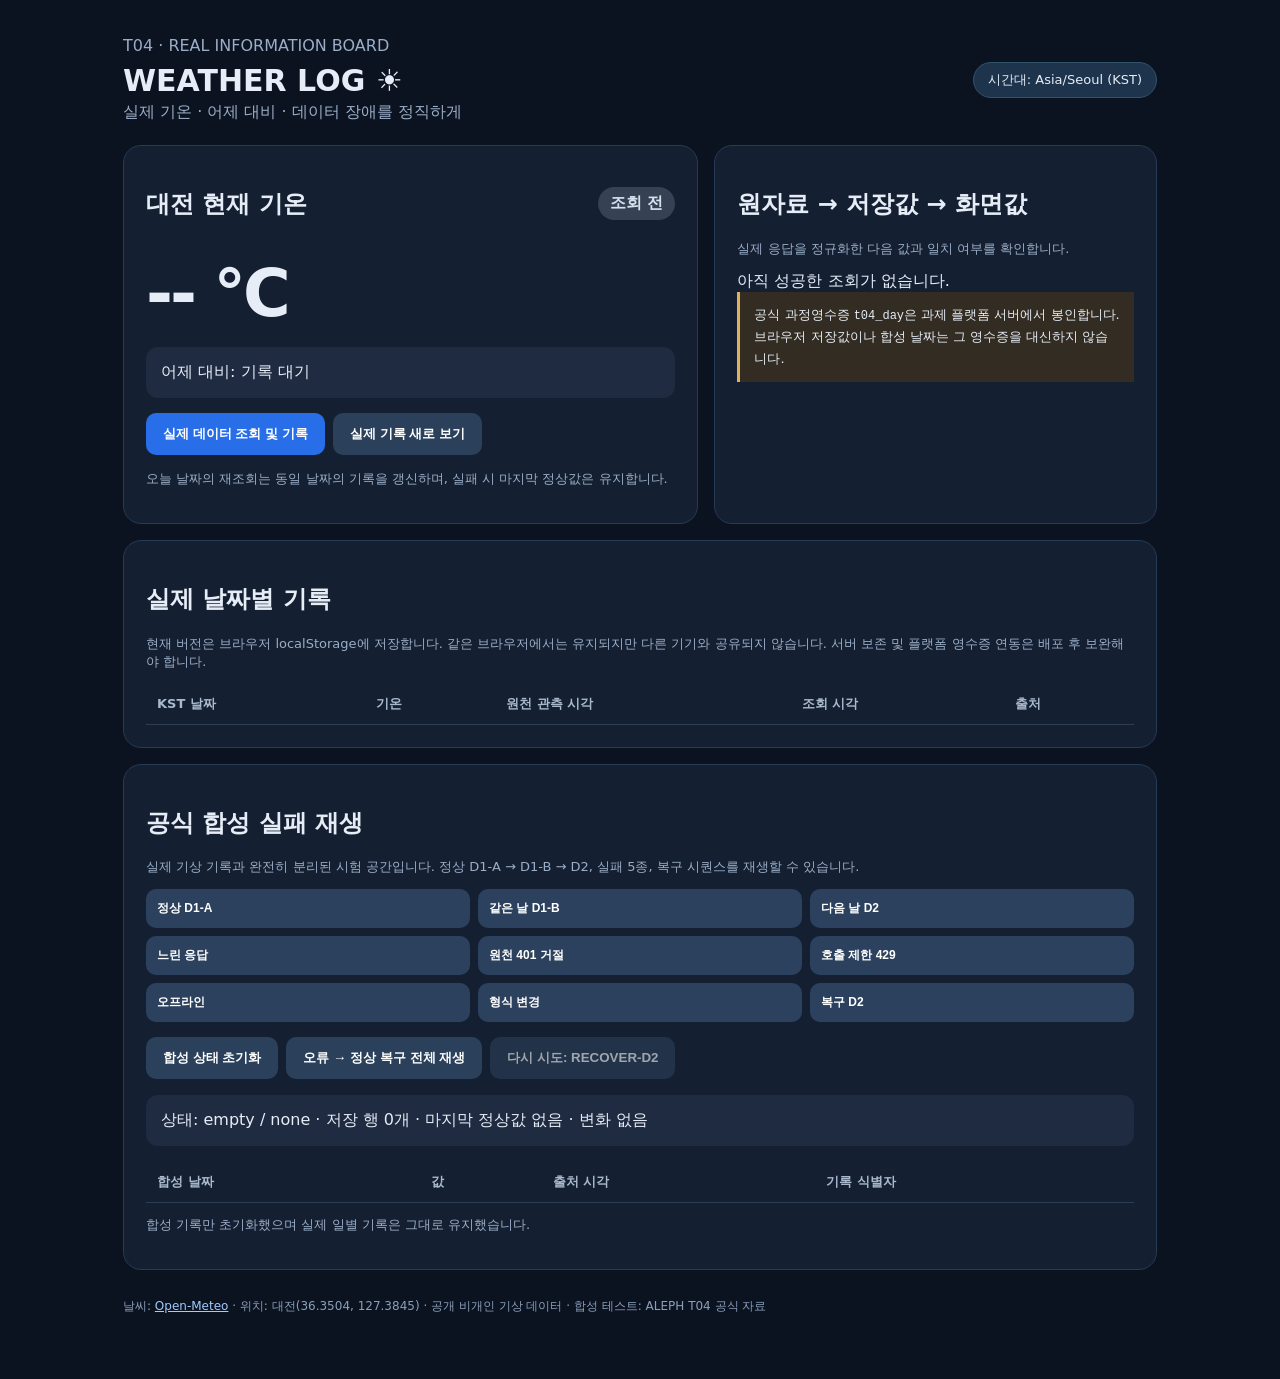
<file: t04-weather-board-starter/index.html>
<!doctype html><html lang="ko"><head><meta charset="utf-8"><meta name="viewport" content="width=device-width,initial-scale=1"><title>WEATHER LOG · 오늘의 진짜 정보판</title><style>
:root{font-family:system-ui,-apple-system,'Segoe UI',sans-serif;color:#e6edf7;background:#0b1220}*{box-sizing:border-box}body{margin:0}main{max-width:1070px;margin:auto;padding:36px 18px}header{display:flex;justify-content:space-between;align-items:center;gap:12px;flex-wrap:wrap}h1{font-size:30px;margin:8px 0 4px}.muted{color:#9baec7}.tag{background:#1d344c;border:1px solid #34536b;padding:8px 14px;border-radius:99px;font-size:13px}.layout{display:grid;grid-template-columns:1.3fr 1fr;gap:16px;margin-top:22px}.card{background:#141f31;border:1px solid #273b55;border-radius:18px;padding:22px;min-width:0}.big{font-size:65px;font-weight:750;letter-spacing:-3px;margin:16px 0}.status{display:inline-block;border-radius:99px;padding:6px 12px;background:#235140;color:#b8ffdc;font-weight:650}.status.stale{background:#553822;color:#ffcd9c}.status.empty{background:#364253;color:#d6e0ed}.small{font-size:13px;word-break:break-all}button{cursor:pointer;color:white;background:#286ee9;border:0;padding:12px 17px;border-radius:10px;font-weight:650}button.secondary{background:#2b405a}button:disabled{opacity:.6;cursor:wait}.actions{display:flex;gap:8px;flex-wrap:wrap;margin:15px 0}.metric{background:#1e2b40;padding:15px;border-radius:12px}.metric strong{font-size:22px;display:block;margin-top:8px}.kv{display:grid;grid-template-columns:105px 1fr;gap:9px;margin:8px 0;color:#a9b9ce}.kv b{color:#e7f1ff;font-weight:550}.danger{color:#ffbaac}.ok{color:#9de9bd}.fixtures{display:grid;grid-template-columns:repeat(3,minmax(0,1fr));gap:8px}.fixtures button{text-align:left;font-size:12px;padding:11px;background:#2c415d}table{width:100%;border-collapse:collapse;font-size:13px}td,th{padding:11px;border-bottom:1px solid #2b3e56;text-align:left;word-break:break-word}th{color:#a9b9ce}.note{border-left:3px solid #dfb15c;padding:12px 14px;background:#332c22;font-size:13px;line-height:1.7}code{font-size:12px}a{color:#9fcbff}footer{margin:28px 0;color:#8a9fb9;font-size:12px}@media(max-width:750px){.layout{grid-template-columns:1fr}.fixtures{grid-template-columns:repeat(2,minmax(0,1fr))}.big{font-size:50px}}
</style></head><body><main><header><div><div class="muted">T04 · REAL INFORMATION BOARD</div><h1>WEATHER LOG ☀️</h1><div class="muted">실제 기온 · 어제 대비 · 데이터 장애를 정직하게</div></div><span class="tag">시간대: Asia/Seoul (KST)</span></header><div class="layout"><section class="card"><div style="display:flex;justify-content:space-between;align-items:center;gap:8px;flex-wrap:wrap"><h2>대전 현재 기온</h2><span id="live-state" class="status empty">조회 전</span></div><div id="live-value" class="big">-- °C</div><div id="live-delta" class="metric">어제 대비: 기록 대기</div><div class="actions"><button id="refresh">실제 데이터 조회 및 기록</button><button class="secondary" id="live-history">실제 기록 새로 보기</button></div><div id="live-error" class="note" hidden></div><p class="muted small">오늘 날짜의 재조회는 동일 날짜의 기록을 갱신하며, 실패 시 마지막 정상값은 유지합니다.</p><div id="live-meta"></div></section><section class="card"><h2>원자료 → 저장값 → 화면값</h2><p class="muted small">실제 응답을 정규화한 다음 값과 일치 여부를 확인합니다.</p><div id="comparison">아직 성공한 조회가 없습니다.</div><div class="note">공식 과정영수증 <code>t04_day</code>은 과제 플랫폼 서버에서 봉인합니다. 브라우저 저장값이나 합성 날짜는 그 영수증을 대신하지 않습니다.</div></section></div><section class="card" style="margin-top:16px"><h2>실제 날짜별 기록</h2><p class="muted small">현재 버전은 브라우저 localStorage에 저장합니다. 같은 브라우저에서는 유지되지만 다른 기기와 공유되지 않습니다. 서버 보존 및 플랫폼 영수증 연동은 배포 후 보완해야 합니다.</p><div style="overflow:auto"><table><thead><tr><th>KST 날짜</th><th>기온</th><th>원천 관측 시각</th><th>조회 시각</th><th>출처</th></tr></thead><tbody id="live-rows"></tbody></table></div></section><section class="card" style="margin-top:16px"><h2>공식 합성 실패 재생</h2><p class="muted small">실제 기상 기록과 완전히 분리된 시험 공간입니다. 정상 D1-A → D1-B → D2, 실패 5종, 복구 시퀀스를 재생할 수 있습니다.</p><div class="fixtures" id="fixtures"></div><div class="actions"><button class="secondary" id="reset">합성 상태 초기화</button><button class="secondary" id="recover-test">오류 → 정상 복구 전체 재생</button><button class="secondary" id="retry" disabled>다시 시도: RECOVER-D2</button></div><p id="replay-state" class="metric">재생 대기</p><div style="overflow:auto"><table><thead><tr><th>합성 날짜</th><th>값</th><th>출처 시각</th><th>기록 식별자</th></tr></thead><tbody id="replay-rows"></tbody></table></div><p id="replay-explain" class="small muted"></p></section><footer>날씨: <a href="https://open-meteo.com/" target="_blank" rel="noreferrer">Open-Meteo</a> · 위치: 대전(36.3504, 127.3845) · 공개 비개인 기상 데이터 · 합성 테스트: ALEPH T04 공식 자료</footer></main><script src="app.js"></script></body></html>
</file>
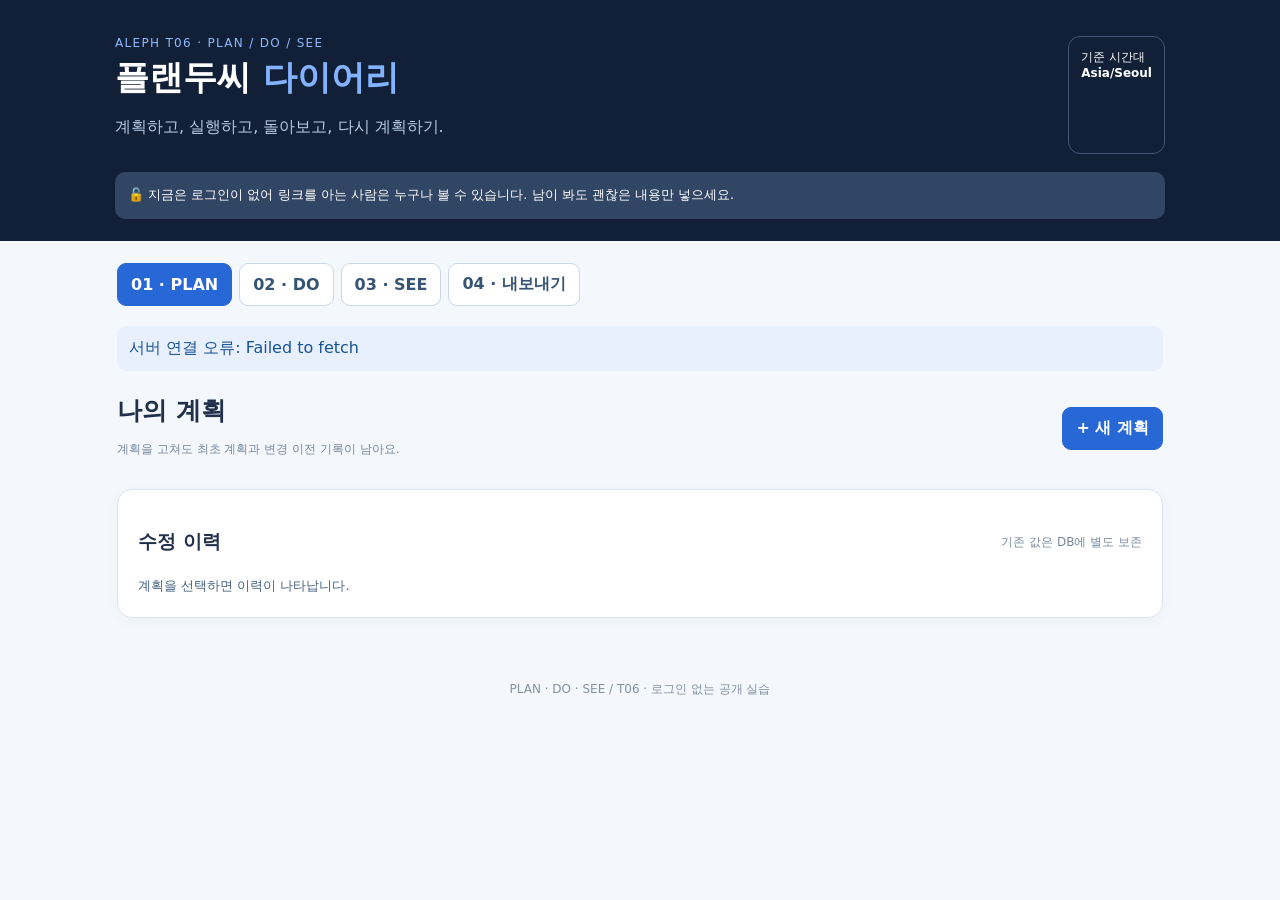
<file: t06/index.html>
<!doctype html><html lang="ko"><head><meta charset="UTF-8"><meta name="viewport" content="width=device-width,initial-scale=1"><title>PLAN · DO · SEE | 나의 실행 다이어리</title><link rel="stylesheet" href="style.css"></head><body>
<header><div class="top"><div><div class="eyebrow">ALEPH T06 · PLAN / DO / SEE</div><h1>플랜두씨 <span>다이어리</span></h1><p>계획하고, 실행하고, 돌아보고, 다시 계획하기.</p></div><div class="timezone">기준 시간대<br><strong>Asia/Seoul</strong></div></div><div class="notice">🔓 지금은 로그인이 없어 링크를 아는 사람은 누구나 볼 수 있습니다. 남이 봐도 괜찮은 내용만 넣으세요.</div></header>
<main><nav class="tabs"><button data-page="plan" class="active">01 · PLAN</button><button data-page="do">02 · DO</button><button data-page="see">03 · SEE</button><button data-page="export">04 · 내보내기</button></nav>
<div id="message" role="status" aria-live="polite"></div>
<section id="plan" class="page active"><div class="section-heading"><div><h2>나의 계획</h2><p>계획을 고쳐도 최초 계획과 변경 이전 기록이 남아요.</p></div><button id="new-plan" class="primary">+ 새 계획</button></div><div id="plans" class="cards"></div><div id="plan-editor" class="panel hidden"><h3 id="plan-editor-title">계획 만들기</h3><form id="plan-form"><input type="hidden" name="id"><label>계획 이름<input name="title" required maxlength="160" placeholder="실제로 하고 있는 공부·운동·과제"></label><div class="two"><label>시작일<input name="start_date" type="date" required></label><label>종료일<input name="end_date" type="date" required></label></div><div class="two"><label>우선순위<select name="priority"><option value="high">높음</option><option value="medium">보통</option><option value="low">낮음</option></select></label><label>예상 시간 (분)<input name="estimated_minutes" type="number" value="60" min="0" max="100000" required></label></div><label>성공 기준<textarea name="success_criteria" rows="2" placeholder="성공했다고 판단할 수 있는 기준"></textarea></label><label>다음 계획으로 넘길 개선점<textarea name="next_improvement" rows="2"></textarea></label><div class="actions"><button class="primary">저장</button><button type="button" id="cancel-plan">취소</button></div></form></div><div class="panel"><div class="section-heading"><h3>수정 이력</h3><span class="mini">기존 값은 DB에 별도 보존</span></div><div id="history" class="small-list">계획을 선택하면 이력이 나타납니다.</div></div></section>
<section id="do" class="page"><div class="section-heading"><div><h2>할 일과 실행 기록</h2><p>만들기·수정·완료·되돌리기·삭제, 그리고 실제 소요 시간을 기록하세요.</p></div><button id="new-task" class="primary">+ 할 일</button></div><div class="panel"><div class="filters"><label>계획<select id="plan-select"></select></label><label>검색<input id="search" placeholder="할 일 제목·태그 검색"></label><label>상태<select id="status-filter"><option value="all">전체</option><option value="open">진행 중</option><option value="done">완료</option><option value="late">지연</option><option value="blocked">막힘</option></select></label><label>정렬<select id="sort"><option value="due">마감일 오름차순 → 우선순위 → ID</option><option value="priority">우선순위 높은 순 → 마감일 → ID</option><option value="created">생성일 최신순 → ID</option></select></label></div><p class="mini" id="sort-note">정렬 기준: 마감일 오름차순 → 우선순위 → ID (동률은 ID로 고정)</p></div><div id="task-editor" class="panel hidden"><h3 id="task-editor-title">할 일 만들기</h3><form id="task-form"><input type="hidden" name="id"><label>할 일 제목<input name="title" maxlength="160" required></label><label>내용<textarea name="description" rows="2"></textarea></label><div class="two"><label>마감일<input name="due_date" type="date" required></label><label>우선순위<select name="priority"><option value="high">높음</option><option value="medium">보통</option><option value="low">낮음</option></select></label></div><div class="two"><label>태그 (쉼표 구분)<input name="tags" placeholder="공부, 네트워크"></label><label>예상 시간 (분)<input name="estimated_minutes" type="number" min="0" max="100000" value="30" required></label></div><div class="actions"><button class="primary">저장</button><button type="button" id="cancel-task">취소</button></div></form></div><div id="tasks" class="cards"></div><div id="run-editor" class="panel hidden"><h3>실제로 한 일 기록</h3><form id="run-form"><input type="hidden" name="task_id"><label>기록할 할 일<input id="run-task-label" disabled></label><div class="two"><label>시작 시각 (현지)<input name="started_at" type="datetime-local" required></label><label>종료 시각 (현지)<input name="ended_at" type="datetime-local" required></label></div><label>막힌 이유 (없으면 비워두기)<textarea name="blocker" rows="2"></textarea></label><p class="mini">실제 소요 시간은 시작·끝 시각 차이로 계산하고 분 단위로 저장합니다.</p><div class="actions"><button class="primary">실행 기록 저장</button><button type="button" id="cancel-run">취소</button></div></form></div><div class="panel"><h3>실행 기록 상세</h3><div id="runs" class="small-list">할 일을 선택하세요.</div></div></section>
<section id="see" class="page"><div class="section-heading"><div><h2>돌아보기</h2><p>숫자를 누르면 실제 근거 기록으로 이동합니다.</p></div><label>선택 계획<select id="see-select"></select></label></div><div id="metrics" class="metrics"></div><div id="evidence" class="panel hidden"></div><div class="panel"><h3>다음 계획에 반영할 한 줄</h3><form id="improve-form"><textarea id="improvement" placeholder="이번에 배운 점, 다음에 고칠 점 한 가지" rows="3" required></textarea><div class="actions"><button class="primary">현재 계획에 저장하고 다음 계획 만들기</button></div></form><p class="mini">다음 계획에는 개선점이 성공 기준의 시작 문장으로 전달됩니다.</p></div></section>
<section id="export" class="page"><div class="panel"><h2>전체 기록 백업</h2><p>계획·수정 이력·할 일·완료 기록·실행 기록을 JSON 파일 하나로 내보냅니다.</p><button id="download" class="primary">JSON 파일로 내보내기</button><p class="mini">데이터는 브라우저가 아닌 Supabase PostgreSQL에 저장됩니다. 새로고침 후 다시 가져옵니다.</p></div><div class="panel"><h3>보안 및 검증 안내</h3><p>이 앱은 로그인 없는 공개 학습용 앱입니다. 모든 기록을 공개로 취급하며 연락처·건강·개인 비밀을 입력하지 마세요. 입력한 HTML·스크립트는 실행하지 않고 일반 문자열로만 표시합니다.</p><p id="connection">DB 연결 확인 중…</p></div></section></main><footer>PLAN · DO · SEE / T06 · 로그인 없는 공개 실습</footer><script src="config.js"></script><script src="app.js" defer></script></body></html>
</file>
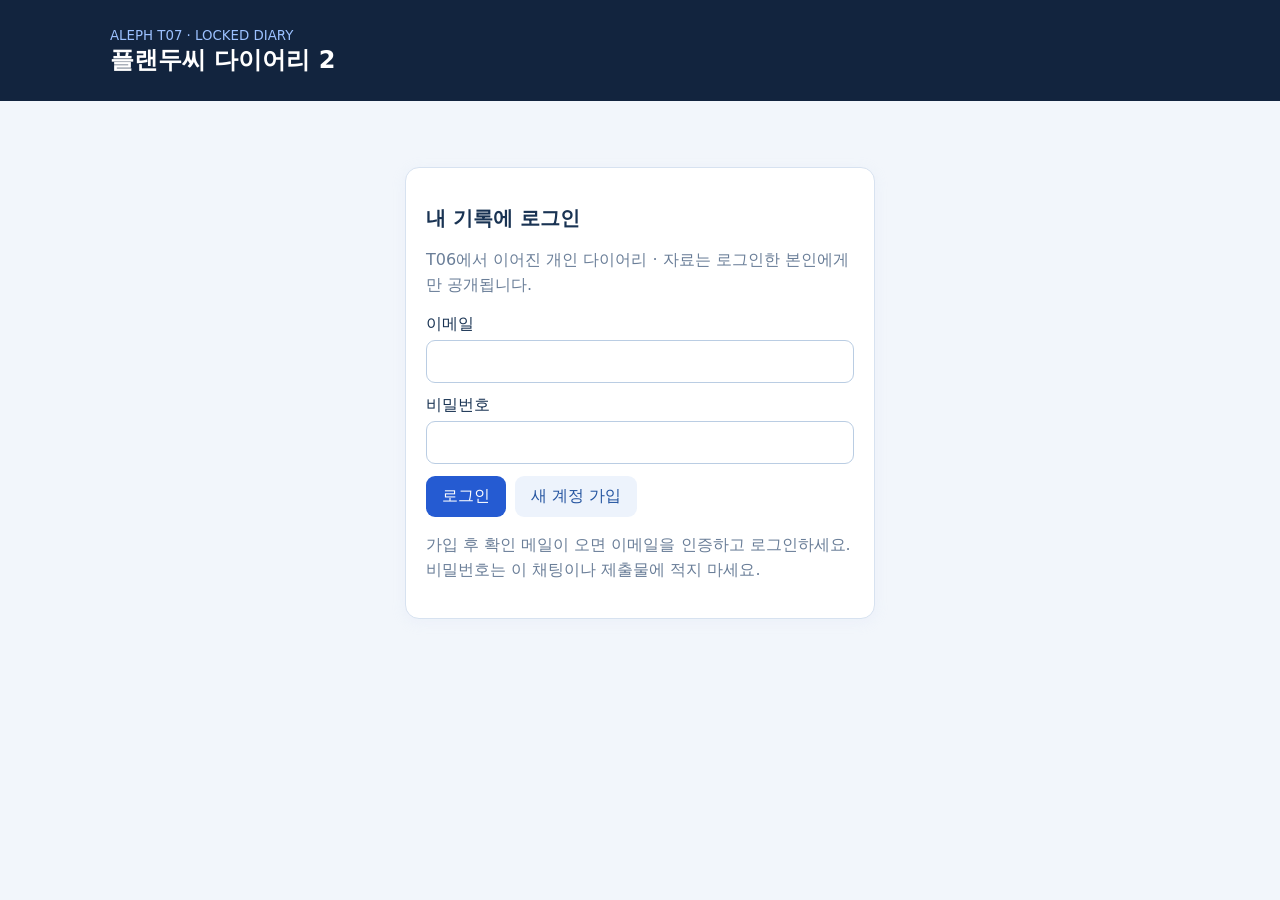
<file: t07/index.html>
<!doctype html><html lang="ko"><head><meta charset="utf-8"><meta name="viewport" content="width=device-width,initial-scale=1"><title>플랜두씨 다이어리 2 | T07</title><style>
:root{font-family:system-ui,-apple-system,"Noto Sans KR",sans-serif;color:#193353;background:#f2f6fb}*{box-sizing:border-box}body{margin:0}main{max-width:1060px;padding:26px 20px;margin:auto}header{background:#12243e;color:white;padding:25px 20px}header>div{max-width:1060px;margin:auto;display:flex;align-items:center;justify-content:space-between;gap:10px}h1{font-size:24px;margin:0}h2{font-size:20px}p{line-height:1.55}button,input,textarea,select{font:inherit}button{background:#255bd2;border:0;color:white;padding:10px 16px;border-radius:9px;cursor:pointer}button:disabled{opacity:.5;cursor:default}.muted{color:#6a7e98}.card{background:#fff;border:1px solid #d7e2f0;border-radius:14px;padding:20px;margin:15px 0;box-shadow:0 3px 14px #cddbf230}.grid{display:grid;grid-template-columns:repeat(auto-fit,minmax(230px,1fr));gap:14px}.grid .card{margin:0}.tabs{display:flex;gap:8px;flex-wrap:wrap;margin:15px 0}nav button{background:#fff;border:1px solid #c7d6e7;color:#28518d}.hidden{display:none!important}form{display:grid;gap:12px}label{display:grid;gap:5px}input,select,textarea{border:1px solid #bacde3;padding:11px;border-radius:9px;background:#fff;width:100%;color:#233a57}.row{display:flex;gap:9px;align-items:center;flex-wrap:wrap}.ghost{background:#edf3fc;color:#2454a0}.danger{background:#b23b48}.warning{background:#fff3df;color:#6c4e23;border-radius:12px;padding:12px}#status{min-height:30px;color:#a0363d;font-weight:600}.stat{background:#fff;border:1px solid #ccdbea;padding:20px;border-radius:12px;color:#1c4aa3;cursor:pointer}pre{white-space:pre-wrap;word-break:break-word;background:#f5f8fc;padding:12px;border-radius:9px}#auth{max-width:470px;margin:40px auto}small{color:#667b96}article{border-top:1px solid #e2e9f3;padding:10px 0}article:first-child{border:0}.fieldrow{display:grid;grid-template-columns:1fr 1fr;gap:10px}@media(max-width:600px){.fieldrow{grid-template-columns:1fr}main{padding:16px}}</style></head><body><header><div><div><small style="color:#9cc1ff">ALEPH T07 · LOCKED DIARY</small><h1>플랜두씨 다이어리 2</h1></div><div id="identity"></div></div></header><main>
<section id="auth"><div class="card"><h2>내 기록에 로그인</h2><p class="muted">T06에서 이어진 개인 다이어리 · 자료는 로그인한 본인에게만 공개됩니다.</p><form id="auth-form"><label>이메일<input id="email" type="email" autocomplete="email" required></label><label>비밀번호<input id="password" type="password" autocomplete="current-password" required minlength="8"></label><div class="row"><button type="submit" id="sign-in">로그인</button><button type="button" class="ghost" id="sign-up">새 계정 가입</button></div></form><p class="muted">가입 후 확인 메일이 오면 이메일을 인증하고 로그인하세요. 비밀번호는 이 채팅이나 제출물에 적지 마세요.</p></div></section>
<section id="app" class="hidden"><div class="warning">🔐 본인 계정으로 로그인한 기록만 표시합니다. 기존 T06 기록은 내 계정으로 이전 완료했습니다. 본인 기록만 표시됩니다.</div><nav class="tabs"><button data-tab="plan">01 · 계획</button><button data-tab="task">02 · 할 일/실행</button><button data-tab="see">03 · 돌아보기</button><button data-tab="daily">04 · 5일 기록</button><button data-tab="export">05 · 내보내기/계정</button></nav>
<div id="plan" class="tab"><h2>계획 세우기</h2><div id="plans"></div><div class="card"><h3>계획 새로 만들기</h3><form id="plan-form"><label>제목<input name="title" required></label><div class="fieldrow"><label>시작일<input type="date" name="start_date" required></label><label>종료일<input type="date" name="end_date" required></label></div><div class="fieldrow"><label>우선순위<select name="priority"><option value="high">높음</option><option value="medium">보통</option><option value="low">낮음</option></select></label><label>예상 시간 (분)<input name="estimated_minutes" type="number" min="0" value="60" required></label></div><label>성공 기준<textarea name="success_criteria"></textarea></label><button>계획 저장</button></form></div></div>
<div id="task" class="tab hidden"><h2>할 일과 실행</h2><div class="card"><label>계획 선택<select id="task-plan"></select></label><div id="tasks"></div></div><div class="card"><h3>할 일 만들기</h3><form id="task-form"><label>제목<input name="title" required></label><label>설명<textarea name="description"></textarea></label><div class="fieldrow"><label>마감일<input name="due_date" type="date" required></label><label>예상 시간(분)<input name="estimated_minutes" type="number" min="0" value="30"></label></div><label>우선순위<select name="priority"><option value="high">높음</option><option value="medium">보통</option><option value="low">낮음</option></select></label><label>태그(쉼표로 구분)<input name="tags"></label><button>할 일 저장</button></form></div><div class="card hidden" id="run-form-card"><h3>실제 실행 기록</h3><form id="run-form"><input type="hidden" name="task_id"><label>시작 시각<input type="datetime-local" name="started_at" required></label><label>종료 시각<input type="datetime-local" name="ended_at" required></label><label>막힌 이유<textarea name="blocker"></textarea></label><button>실행 기록 저장</button></form></div></div>
<div id="see" class="tab hidden"><h2>돌아보기</h2><label>계획 선택<select id="see-plan"></select></label><div id="metrics" class="grid"></div><div id="evidence" class="card hidden"></div><div class="card"><h3>다음 계획으로 넘길 한 줄</h3><textarea id="improvement" rows="3" placeholder="이번에 배운 점, 다음에 고칠 점 한 가지"></textarea><button id="make-next">이 개선점으로 다음 계획 만들기</button></div></div>
<div id="daily" class="tab hidden"><h2>실제 5일 기록</h2><div class="warning">같은 지표: 실제 공부 시간(분). 1~2일차 기록 후, 반드시 3일차 전에 계획 규칙을 한 번만 변경하세요. 실제 날짜만 사용하고 소급 생성하지 않습니다.</div><div class="card"><h3>관찰 기준 최초 고정</h3><form id="rule-form"><label>답하려는 질문<input name="question" required placeholder="계획한 공부 시간을 실제로 지키는가?"></label><label>최초 계획 규칙<input name="initial_rule" required placeholder="매일 공부 시작 전에 과목을 고른다"></label><button>1일차 관찰 기준 저장</button></form><div id="rules-view"></div></div><div class="card"><h3>오늘 실제 공부 시간 기록</h3><form id="daily-form"><label>실제 공부 날짜 (KST, 오늘만)<input type="date" id="daily-date" name="record_date" required readonly></label><label>오늘 실제 공부 시간 (분)<input name="actual_study_minutes" type="number" min="0" max="1440" required></label><label>메모<textarea name="note"></textarea></label><button>오늘 기록 저장</button></form><div id="daily-rows"></div></div><div class="card"><h3>2일차 완료 후, 3일차 시작 전에 규칙 변경</h3><form id="change-form"><label>변경한 단 하나의 규칙<input name="changed_rule" required></label><label>변경 이유<textarea name="change_reason" required></textarea></label><button>규칙 변경 시간 확정</button></form></div><div class="card"><h3>전후 동일 지표 비교</h3><div id="comparison"></div></div></div>
<div id="export" class="tab hidden"><h2>자료 이동과 보존</h2><div class="card"><h3>T06 기록 가져오기</h3><p>본인 계정으로 가입한 뒤 한 번 실행하세요. 기존 T06 계획·할 일·실행·수정 이력·완료 기록을 본인 계정으로 이전했습니다. T06 원본 기록은 보존합니다.</p><button id="import-old">T06 공개 기록을 내 계정으로 가져오기</button></div><div class="card"><h3>JSON 파일 내보내기</h3><button id="download">내 계정 자료 전체 다운로드</button></div><div class="card"><h3>계정 삭제</h3><p>계정 삭제 시 본인 자료도 함께 삭제됩니다. 삭제 버튼을 누른 뒤 확인 문구를 입력하고 최종 확인하면 계정과 연결 기록을 영구 삭제합니다. 삭제한 자료는 복구할 수 없습니다.</p><button class="danger" id="request-deletion" disabled>내 계정과 모든 기록 영구 삭제</button></div></div></section>
<p id="status" role="status" aria-live="polite"></p>
</main><script type="module" src="app.js"></script></body></html>
</file>
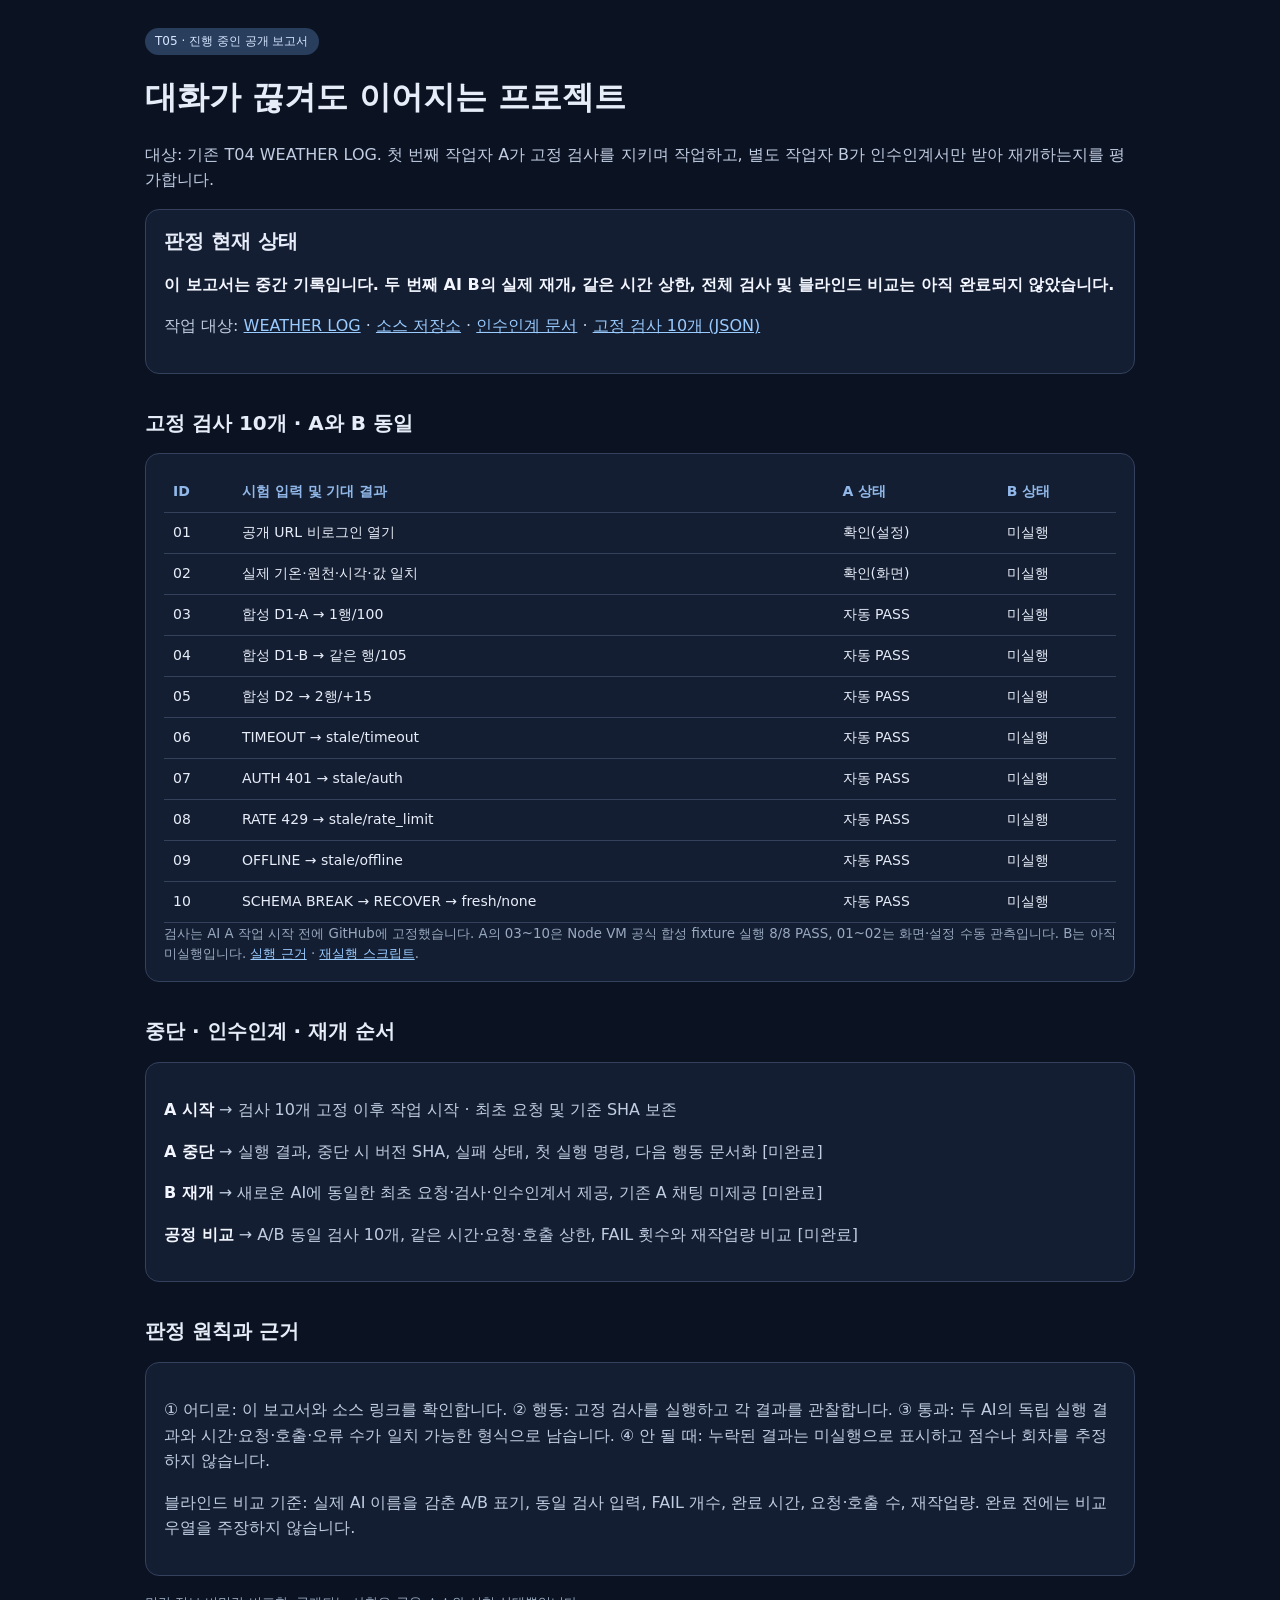
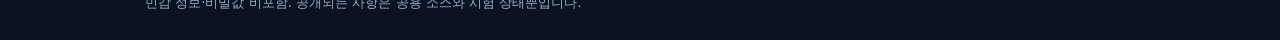
<file: t04-weather-board-starter/t05-report.html>
<!doctype html><html lang="ko"><head><meta charset="utf-8"><meta name="viewport" content="width=device-width,initial-scale=1"><title>T05 | AI 작업 인수인계 실험</title><style>:root{font-family:system-ui,-apple-system,sans-serif;color:#e7edf8;background:#0b1323}body{max-width:990px;margin:auto;padding:28px 18px}h1{font-size:32px}h2{font-size:20px;margin-top:36px}.card{border:1px solid #34405c;background:#131e32;border-radius:14px;padding:18px;margin:16px 0}p,li{line-height:1.6;color:#c1cde2}a{color:#9acbff}.chip{display:inline-block;padding:5px 10px;border-radius:99px;background:#293e5d;color:#d5e6ff;font-size:12px}table{border-collapse:collapse;width:100%;font-size:14px}th,td{padding:11px 9px;border-bottom:1px solid #33415a;text-align:left;vertical-align:top}th{color:#91b8e9}small{color:#99a9bf}code{word-break:break-all}.warn{color:#ffc78f}strong{color:#f3f6ff}</style></head><body><span class="chip">T05 · 진행 중인 공개 보고서</span><h1>대화가 끊겨도 이어지는 프로젝트</h1><p>대상: 기존 T04 WEATHER LOG. 첫 번째 작업자 A가 고정 검사를 지키며 작업하고, 별도 작업자 B가 인수인계서만 받아 재개하는지를 평가합니다.</p><div class="card"><h2 style="margin-top:0">판정 현재 상태</h2><p class="warn"><strong>이 보고서는 중간 기록입니다. 두 번째 AI B의 실제 재개, 같은 시간 상한, 전체 검사 및 블라인드 비교는 아직 완료되지 않았습니다.</strong></p><p>작업 대상: <a href="/">WEATHER LOG</a> · <a href="https://github.com/hongbin9305/t04-weather-board">소스 저장소</a> · <a href="t05/HANDOFF-A.md">인수인계 문서</a> · <a href="t05/frozen-checks.json">고정 검사 10개 (JSON)</a></p></div><h2>고정 검사 10개 · A와 B 동일</h2><div class="card" style="overflow:auto"><table><thead><tr><th>ID</th><th>시험 입력 및 기대 결과</th><th>A 상태</th><th>B 상태</th></tr></thead><tbody><tr><td>01</td><td>공개 URL 비로그인 열기</td><td>확인(설정)</td><td>미실행</td></tr><tr><td>02</td><td>실제 기온·원천·시각·값 일치</td><td>확인(화면)</td><td>미실행</td></tr><tr><td>03</td><td>합성 D1-A → 1행/100</td><td>자동 PASS</td><td>미실행</td></tr><tr><td>04</td><td>합성 D1-B → 같은 행/105</td><td>자동 PASS</td><td>미실행</td></tr><tr><td>05</td><td>합성 D2 → 2행/+15</td><td>자동 PASS</td><td>미실행</td></tr><tr><td>06</td><td>TIMEOUT → stale/timeout</td><td>자동 PASS</td><td>미실행</td></tr><tr><td>07</td><td>AUTH 401 → stale/auth</td><td>자동 PASS</td><td>미실행</td></tr><tr><td>08</td><td>RATE 429 → stale/rate_limit</td><td>자동 PASS</td><td>미실행</td></tr><tr><td>09</td><td>OFFLINE → stale/offline</td><td>자동 PASS</td><td>미실행</td></tr><tr><td>10</td><td>SCHEMA BREAK → RECOVER → fresh/none</td><td>자동 PASS</td><td>미실행</td></tr></tbody></table><small>검사는 AI A 작업 시작 전에 GitHub에 고정했습니다. A의 03~10은 Node VM 공식 합성 fixture 실행 8/8 PASS, 01~02는 화면·설정 수동 관측입니다. B는 아직 미실행입니다. <a href='t05/A-BASELINE.md'>실행 근거</a> · <a href='t05/check-replay.cjs'>재실행 스크립트</a>.</small></div><h2>중단 · 인수인계 · 재개 순서</h2><div class="card"><p><strong>A 시작</strong> → 검사 10개 고정 이후 작업 시작 · 최초 요청 및 기준 SHA 보존</p><p><strong>A 중단</strong> → 실행 결과, 중단 시 버전 SHA, 실패 상태, 첫 실행 명령, 다음 행동 문서화 [미완료]</p><p><strong>B 재개</strong> → 새로운 AI에 동일한 최초 요청·검사·인수인계서 제공, 기존 A 채팅 미제공 [미완료]</p><p><strong>공정 비교</strong> → A/B 동일 검사 10개, 같은 시간·요청·호출 상한, FAIL 횟수와 재작업량 비교 [미완료]</p></div><h2>판정 원칙과 근거</h2><div class="card"><p>① 어디로: 이 보고서와 소스 링크를 확인합니다. ② 행동: 고정 검사를 실행하고 각 결과를 관찰합니다. ③ 통과: 두 AI의 독립 실행 결과와 시간·요청·호출·오류 수가 일치 가능한 형식으로 남습니다. ④ 안 될 때: 누락된 결과는 미실행으로 표시하고 점수나 회차를 추정하지 않습니다.</p><p>블라인드 비교 기준: 실제 AI 이름을 감춘 A/B 표기, 동일 검사 입력, FAIL 개수, 완료 시간, 요청·호출 수, 재작업량. 완료 전에는 비교 우열을 주장하지 않습니다.</p></div><footer><small>민감 정보·비밀값 비포함. 공개되는 사항은 공용 소스와 시험 상태뿐입니다.</small></footer></body></html>
</file>
<file: t06/style.css>
:root{font-family:system-ui,'Malgun Gothic',sans-serif;color:#20304b;background:#f4f7fb}*{box-sizing:border-box}body{margin:0}header{background:#111f37;color:#fff;padding:36px max(22px,calc((100vw - 1050px)/2)) 22px}.top{display:flex;justify-content:space-between;gap:20px}.eyebrow{font-size:12px;color:#8db9ff;letter-spacing:.11em}h1{font-size:34px;margin:5px 0}h1 span{color:#83b3ff}header p{color:#b8cbe5}.timezone{font-size:12px;border:1px solid #435675;padding:12px;border-radius:12px}.notice{background:#314565;border-radius:10px;padding:13px;margin-top:18px;line-height:1.6;font-size:13px}main{max-width:1090px;margin:auto;padding:22px}.tabs{display:flex;gap:7px;overflow:auto;margin:0 0 20px}.tabs button.active,.primary{background:#2868d6;color:white;border-color:#2868d6}button{font:inherit;cursor:pointer;border:1px solid #cad8e9;border-radius:9px;background:white;color:#365475;padding:10px 13px;font-weight:600}button:disabled{opacity:.5}.tabs button{white-space:nowrap}.page,.hidden{display:none!important}.page.active{display:block!important}.section-heading,.actions{display:flex;align-items:center;justify-content:space-between;gap:12px;flex-wrap:wrap}.actions{justify-content:flex-start;margin-top:15px}.section-heading h2{font-size:25px;margin:8px 0}.section-heading p,.mini{font-size:12px;color:#78889e;line-height:1.7}.cards{display:grid;grid-template-columns:repeat(auto-fill,minmax(305px,1fr));gap:15px;margin-bottom:18px}.panel,.card{background:#fff;border:1px solid #dbe5f1;border-radius:15px;padding:20px;margin-bottom:16px;box-shadow:0 3px 15px #142e4908}.card{margin:0}.card h3{margin:0 0 10px}.details{font-size:13px;color:#5d7390;line-height:1.8;overflow-wrap:anywhere}.filters{display:grid;grid-template-columns:1fr 1fr 1fr 2fr;gap:9px}.two{display:grid;grid-template-columns:1fr 1fr;gap:14px}label{font-size:12px;font-weight:700;color:#5a6d86;display:block;margin-bottom:12px}input,select,textarea{display:block;width:100%;border:1px solid #ccd9e8;border-radius:9px;padding:11px;font:inherit;margin-top:7px;background:white;color:#243c58}textarea{resize:vertical}.metrics{display:grid;grid-template-columns:repeat(3,1fr);gap:12px;margin-bottom:20px}.metric{background:#fff;border:1px solid #dce6f1;border-radius:14px;text-align:left;padding:16px}.metric strong{display:block;font-size:26px;margin-top:6px;color:#24519a}.small-list,.entry{line-height:1.8;font-size:13px;color:#46617f;overflow-wrap:anywhere}.entry{padding:9px 0;border-bottom:1px solid #e6edf6}.chip{display:inline-block;background:#e4f1ff;border-radius:99px;padding:4px 9px;font-size:11px;color:#265bb8}.done{background:#dff7e9;color:#137847}.late{background:#fff1dd;color:#aa681b}#message:not(:empty){padding:12px;background:#e8f0fd;border-radius:10px;margin-bottom:15px;color:#175397}footer{text-align:center;font-size:12px;color:#8292a4;padding:25px}@media(max-width:750px){.filters{grid-template-columns:1fr 1fr}.two{grid-template-columns:1fr}.metrics{grid-template-columns:1fr 1fr}h1{font-size:29px}}
</file>
